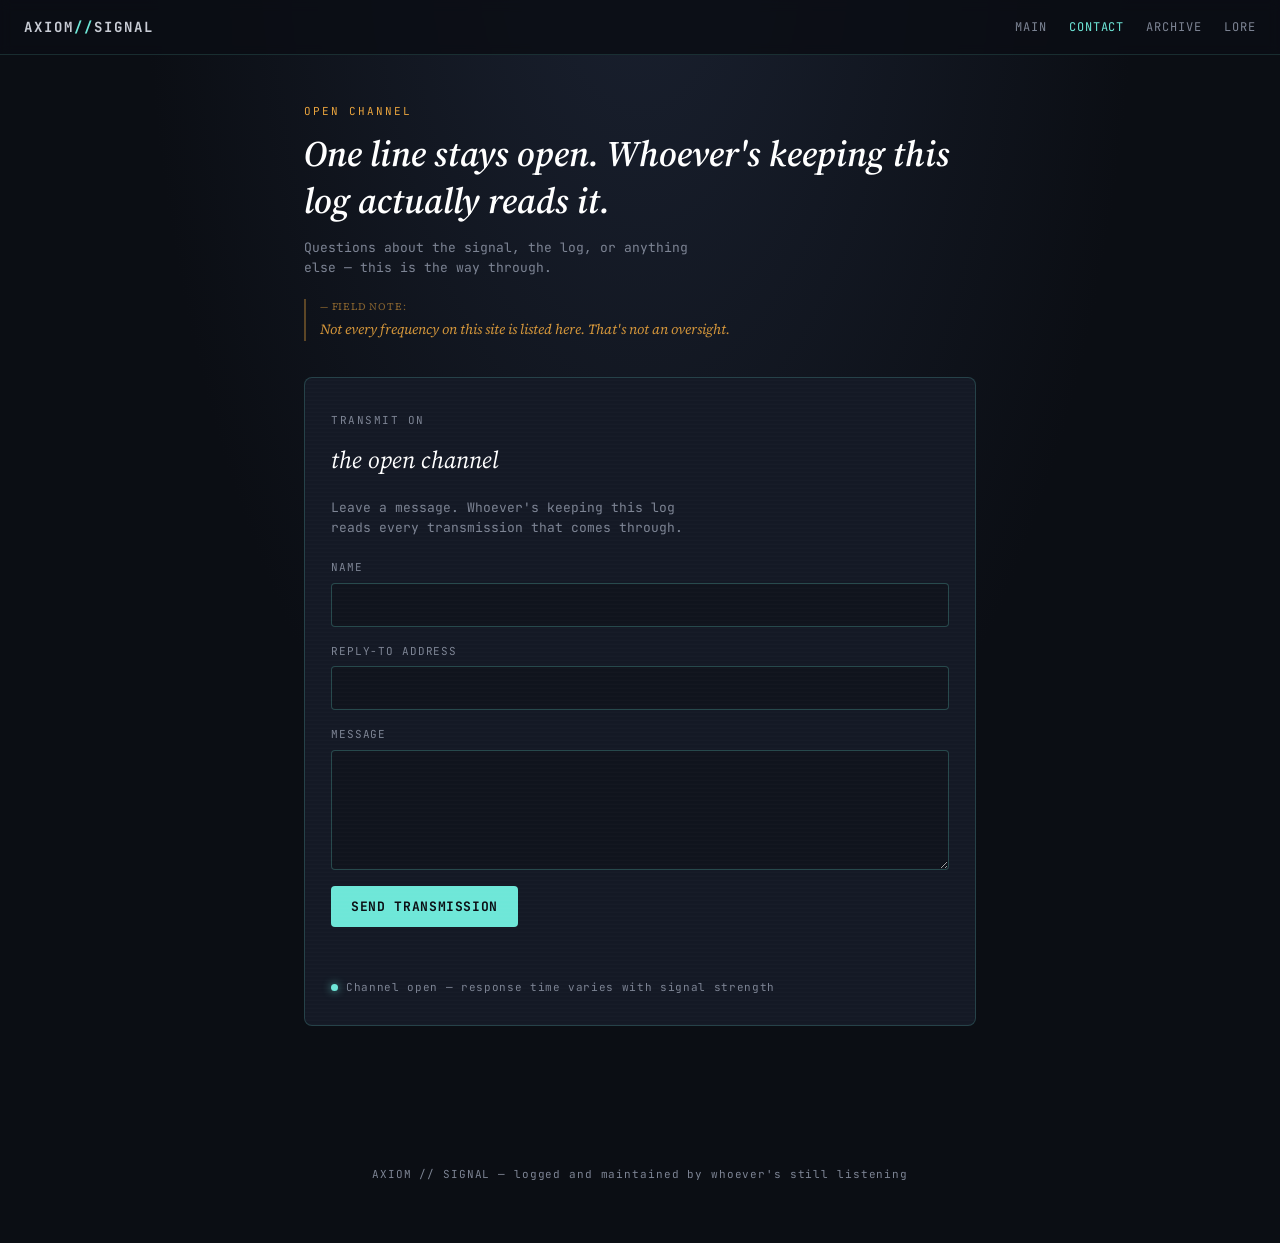
<file: contact.html>
<!DOCTYPE html>
<html lang="en">
<head>
<meta charset="UTF-8">
<meta name="viewport" content="width=device-width, initial-scale=1.0">
<title>AXIOM // CONTACT</title>
<link rel="preconnect" href="https://fonts.googleapis.com">
<link href="https://fonts.googleapis.com/css2?family=JetBrains+Mono:wght@400;500;700&family=Source+Serif+4:ital,opsz,wght@0,8..60,400;0,8..60,600;1,8..60,400&display=swap" rel="stylesheet">
<link rel="stylesheet" href="styles.css">
</head>
<body>

<header>
  <div class="wordmark">AXIOM<span>//</span>SIGNAL</div>
  <nav>
    <a href="index.html">Main</a>
    <a href="contact.html" class="active">Contact</a>
    <a href="archive.html">Archive</a>
    <a href="lore.html">Lore</a>
  </nav>
</header>

<main class="stage">
  <span class="eyebrow">Open Channel</span>
  <h1>One line stays open. Whoever's keeping this log actually reads it.</h1>
  <p class="sub">Questions about the signal, the log, or anything else — this is the way through.</p>

  <p class="note">Not every frequency on this site is listed here. That's not an oversight.</p>

  <div class="channel">
    <span class="channel-label">Transmit on</span>
    <div class="channel-address">the open channel</div>
    <p class="channel-desc">Leave a message. Whoever's keeping this log reads every transmission that comes through.</p>

    <form id="contactForm" action="https://formspree.io/f/xlgyypgo" method="POST">
      <div class="field">
        <label for="cf-name">Name</label>
        <input type="text" id="cf-name" name="name" autocomplete="name">
      </div>
      <div class="field">
        <label for="cf-email">Reply-to address</label>
        <input type="email" id="cf-email" name="_replyto" required autocomplete="email">
      </div>
      <div class="field">
        <label for="cf-message">Message</label>
        <textarea id="cf-message" name="message" required></textarea>
      </div>
      <!-- honeypot field, keep hidden -->
      <input type="text" name="_gotcha" class="hp" tabindex="-1" autocomplete="off">

      <button type="submit" class="send-btn" id="cf-submit">Send transmission</button>
      <div class="form-feedback" id="cf-feedback"></div>
    </form>

    <div class="signal-status"><span class="signal-dot"></span>Channel open — response time varies with signal strength</div>
  </div>
</main>

<footer>AXIOM // SIGNAL — logged and maintained by whoever's still listening</footer>

<script>
  const form = document.getElementById("contactForm");
  form.addEventListener("submit", async (e) => {
    e.preventDefault();
    const btn = document.getElementById("cf-submit");
    const fb = document.getElementById("cf-feedback");
    btn.disabled = true;
    fb.textContent = "Transmitting...";
    fb.className = "form-feedback";
    try {
      const res = await fetch(form.action, {
        method: "POST",
        body: new FormData(form),
        headers: { "Accept": "application/json" }
      });
      if (res.ok) {
        fb.textContent = "Received. AXIOM logs the timestamp; the person behind it reads it soon after.";
        fb.className = "form-feedback ok";
        form.reset();
      } else {
        const data = await res.json().catch(() => null);
        fb.textContent = (data && data.errors) ? data.errors.map(x => x.message).join(", ") : "Transmission failed — try again in a moment.";
        fb.className = "form-feedback err";
      }
    } catch (err) {
      fb.textContent = "Transmission failed — check your connection and try again.";
      fb.className = "form-feedback err";
    } finally {
      btn.disabled = false;
    }
  });
</script>

</body>
</html>
</file>
<file: styles.css>
/* ============================================================
   AXIOM // SIGNAL — shared stylesheet
   Used by index.html, archive.html, and contact.html.
   Organized in three parts: base (everywhere), then per-page
   sections. Edit tokens in :root once, every page updates.
   ============================================================ */

/* ---------- base ---------- */
:root{
  --void:#0B0E14;
  --void-2:#10141d;
  --panel:#141925;
  --cyan:#6EE7D8;
  --cyan-dim:#3a7c74;
  --amber:#E8A33D;
  --phosphor:#C9CDD6;
  --phosphor-dim:#7d8494;
  --red:#C1493E;
  --mono: 'JetBrains Mono', monospace;
  --serif: 'Source Serif 4', serif;
}
*{box-sizing:border-box;}
html{scroll-behavior:smooth;}
body{
  margin:0;
  background:
    radial-gradient(ellipse at 50% -10%, #1a2130 0%, var(--void) 55%),
    repeating-linear-gradient(0deg, rgba(255,255,255,0.012) 0px, rgba(255,255,255,0.012) 1px, transparent 1px, transparent 3px);
  color:var(--phosphor);
  font-family:var(--mono);
  line-height:1.6;
  min-height:100vh;
}
@media (prefers-reduced-motion: reduce){
  *{animation-duration:0.001ms !important; animation-iteration-count:1 !important; transition-duration:0.001ms !important;}
}
a{color:var(--cyan);}
::selection{background:var(--cyan-dim); color:#fff;}
a:focus-visible, button:focus-visible, input:focus-visible, select:focus-visible{
  outline:2px solid var(--amber); outline-offset:2px;
}

header{
  position:sticky; top:0; z-index:50;
  display:flex; align-items:center; justify-content:space-between;
  padding:16px 24px;
  background:rgba(11,14,20,0.85);
  backdrop-filter:blur(6px);
  border-bottom:1px solid rgba(110,231,216,0.15);
}
.wordmark{font-weight:700; letter-spacing:0.14em; font-size:14px; color:var(--phosphor);}
.wordmark span{color:var(--cyan);}
nav{display:flex; gap:22px; font-size:12px; letter-spacing:0.08em;}
nav a{color:var(--phosphor-dim); text-decoration:none; text-transform:uppercase;}
nav a:hover, nav a.active{color:var(--cyan);}

.stage{max-width:720px; margin:0 auto; padding:48px 24px 100px;}
.eyebrow{font-size:11px; letter-spacing:0.18em; text-transform:uppercase; color:var(--amber); margin-bottom:10px; display:block;}
h1{font-family:var(--serif); font-weight:600; font-style:italic; font-size:clamp(26px,4vw,36px); color:#fff; margin:0 0 8px; line-height:1.3;}
.sub{font-size:13px; color:var(--phosphor-dim); max-width:52ch; margin-bottom:6px;}

.note{
  font-family:var(--serif); font-style:italic; color:var(--amber); font-size:14px;
  border-left:2px solid rgba(232,163,61,0.4); padding-left:14px; margin:20px 0; opacity:0.9;
}
.note::before{content:"— field note: "; font-style:normal; font-size:10px; letter-spacing:0.08em; text-transform:uppercase; color:rgba(232,163,61,0.6); display:block; margin-bottom:3px;}

form.answer-row{display:flex; gap:10px; margin-top:20px; flex-wrap:wrap;}
input[type=text], input[type=password], input[type=email], textarea{
  flex:1; min-width:180px;
  background:var(--void-2); border:1px solid rgba(110,231,216,0.25);
  color:#fff; font-family:var(--mono); font-size:14px;
  padding:12px 14px; border-radius:4px; outline:none;
}
input:focus, textarea:focus{border-color:var(--cyan); box-shadow:0 0 0 3px rgba(110,231,216,0.15);}
textarea{min-height:120px; resize:vertical;}
button{
  background:var(--cyan); color:#0B0E14; border:none; font-family:var(--mono);
  font-weight:700; font-size:13px; letter-spacing:0.05em; text-transform:uppercase;
  padding:12px 20px; border-radius:4px; cursor:pointer; transition:transform 0.15s, box-shadow 0.15s;
}
button:hover{transform:translateY(-1px); box-shadow:0 6px 20px -6px rgba(110,231,216,0.6);}
button:disabled{opacity:0.5; cursor:not-allowed; transform:none; box-shadow:none;}
.feedback{font-size:12px; margin-top:10px; min-height:16px; letter-spacing:0.03em;}
.feedback.err{color:var(--red);}
.feedback.ok{color:var(--cyan);}
.feedback.warn{color:var(--amber);}

/* custom-drawn Axiom Script glyphs, rendered via cipher.js */
.glyph{width:26px; height:26px; color:var(--cyan); vertical-align:middle; flex-shrink:0;}
.glyph-space{display:inline-block; width:14px;}
.glyph-punct{color:var(--phosphor-dim); font-size:13px; margin:0 2px;}

.glyph-grid{display:grid; grid-template-columns:repeat(auto-fill,minmax(64px,1fr)); gap:10px; margin:22px 0 6px;}
.glyph-cell{background:var(--void-2); border:1px solid rgba(110,231,216,0.15); border-radius:4px; padding:10px 4px; text-align:center; display:flex; flex-direction:column; align-items:center; gap:4px;}
.glyph-cell .l{font-size:10px; color:var(--phosphor-dim); letter-spacing:0.1em;}

.tier-card{
  margin-top:26px; padding:20px; border-radius:6px;
  background:linear-gradient(135deg, rgba(110,231,216,0.08), transparent);
  border:1px solid rgba(110,231,216,0.25);
}
.tier-name{font-family:var(--serif); font-style:italic; font-size:22px; color:#fff;}
.tier-desc{font-size:12px; color:var(--phosphor-dim); margin-top:6px;}
.profile-row{display:flex; align-items:center; gap:14px;}
.avatar{
  width:44px; height:44px; border-radius:50%; flex-shrink:0;
  background:linear-gradient(135deg, var(--cyan-dim), var(--cyan));
  display:flex; align-items:center; justify-content:center;
  font-family:var(--serif); font-style:italic; font-weight:600; font-size:18px; color:#0B0E14;
}
.avatar.creator{background:linear-gradient(135deg, var(--amber), #fff3d6); box-shadow:0 0 16px rgba(232,163,61,0.5);}
.tier-name.creator{color:var(--amber);}
.profile-username{font-size:12px; color:var(--phosphor-dim); letter-spacing:0.04em;}
.profile-meta{font-size:11px; color:var(--phosphor-dim); margin-top:12px; letter-spacing:0.03em;}

.config-warning{
  margin-top:26px; padding:14px 16px; border:1px dashed rgba(232,163,61,0.4); border-radius:6px;
  background:rgba(232,163,61,0.05); font-size:12px; color:var(--amber);
}

footer{text-align:center; padding:40px 24px 60px; font-size:11px; color:var(--phosphor-dim); letter-spacing:0.08em;}

/* ---------- Main page (index.html) ---------- */
.meter-wrap{max-width:720px; margin:0 auto; padding:10px 24px 0; font-size:11px; color:var(--phosphor-dim); letter-spacing:0.08em;}
.meter-label{display:flex; justify-content:space-between; margin-bottom:6px;}
.meter{height:3px; background:rgba(255,255,255,0.08); border-radius:2px; overflow:hidden;}
.meter-fill{height:100%; width:0%; background:linear-gradient(90deg, var(--cyan-dim), var(--cyan)); transition:width 0.9s ease; box-shadow:0 0 8px rgba(110,231,216,0.5);}

.term{
  background:var(--panel); border:1px solid rgba(110,231,216,0.18); border-radius:6px;
  padding:28px 26px; position:relative;
  box-shadow:0 0 0 1px rgba(0,0,0,0.4), 0 20px 60px -20px rgba(0,0,0,0.6);
}
.term::before{
  content:""; position:absolute; inset:0; border-radius:6px; pointer-events:none;
  background:repeating-linear-gradient(0deg, rgba(255,255,255,0.02) 0px, transparent 2px, transparent 4px);
}
.term-dot-row{display:flex; gap:6px; margin-bottom:18px;}
.term-dot{width:8px; height:8px; border-radius:50%; background:rgba(255,255,255,0.12);}
.term-line{font-size:13px; color:var(--phosphor-dim); white-space:pre-wrap; opacity:0; animation:fadeIn 0.5s forwards;}
.term-line.cyan{color:var(--cyan);}
@keyframes fadeIn{to{opacity:1;}}

.riddle-box{margin-top:26px;}
.riddle-text{font-family:var(--serif); font-size:17px; color:var(--phosphor); font-style:italic; padding:18px 0; border-top:1px dashed rgba(255,255,255,0.12); border-bottom:1px dashed rgba(255,255,255,0.12);}

.stage-block{margin-top:56px; opacity:0; max-height:0; overflow:hidden; transition:opacity 0.6s ease;}
.stage-block.revealed{opacity:1; max-height:none; overflow:visible;}
.stage-block.hidden-lock{display:none;}

.transmission{
  display:flex; flex-wrap:wrap; align-items:center; gap:6px;
  background:var(--void-2); border:1px solid rgba(110,231,216,0.2); border-radius:4px; padding:18px; margin:18px 0;
}
.transmission .glyph{width:30px; height:30px;}

.tabs{display:flex; gap:4px; margin-bottom:18px;}
.tab{
  padding:8px 16px; font-size:12px; letter-spacing:0.06em; text-transform:uppercase;
  background:transparent; border:1px solid rgba(255,255,255,0.12); color:var(--phosphor-dim);
  border-radius:4px 4px 0 0; cursor:pointer;
}
.tab.active{color:var(--cyan); border-color:rgba(110,231,216,0.4); background:rgba(110,231,216,0.06);}
.auth-form{display:none; flex-direction:column; gap:12px;}
.auth-form.active{display:flex;}

/* ---------- Archive page (archive.html) ---------- */
.clearance-strip{
  margin-top:26px; padding:16px 18px; border-radius:6px;
  background:linear-gradient(135deg, rgba(110,231,216,0.08), transparent);
  border:1px solid rgba(110,231,216,0.25);
  display:flex; justify-content:space-between; align-items:center; flex-wrap:wrap; gap:10px;
}
.clearance-strip .name{font-family:var(--serif); font-style:italic; font-size:20px; color:#fff;}
.clearance-strip .name.creator{color:var(--amber);}
.clearance-strip .desc{font-size:11px; color:var(--phosphor-dim);}

.log{margin-top:40px; display:flex; flex-direction:column; gap:16px;}
.entry{border:1px solid rgba(110,231,216,0.15); border-radius:6px; background:var(--panel); padding:20px 22px; position:relative;}
.entry-head{display:flex; justify-content:space-between; align-items:baseline; gap:12px; flex-wrap:wrap;}
.entry-id{font-size:11px; color:var(--phosphor-dim); letter-spacing:0.08em;}
.entry-title{font-family:var(--serif); font-style:italic; font-size:19px; color:#fff; margin:6px 0 10px;}

.entry-signal{
  display:flex; flex-wrap:wrap; align-items:center; gap:6px; line-height:2.2;
  background:var(--void-2); border:1px solid rgba(110,231,216,0.15); border-radius:4px;
  padding:14px 16px;
}
.entry-translation{font-size:14px; color:var(--phosphor); margin-top:12px;}
.entry-translation p{margin:0 0 10px;}
.entry-translation p:last-child{margin-bottom:0;}
.decode-toggle{
  margin-top:12px; background:transparent; border:1px solid rgba(110,231,216,0.3); color:var(--cyan);
  font-family:var(--mono); font-size:11px; letter-spacing:0.06em; text-transform:uppercase;
  padding:8px 14px; border-radius:4px; cursor:pointer;
}
.decode-toggle:hover{background:rgba(110,231,216,0.08);}

.entry.locked{opacity:0.85;}
.entry.locked .entry-title{color:var(--phosphor-dim); filter:blur(0.3px);}
.lock-note{
  display:flex; align-items:center; gap:8px; font-size:12px; color:var(--red);
  background:rgba(193,73,62,0.08); border:1px solid rgba(193,73,62,0.25);
  padding:10px 12px; border-radius:4px; margin-top:6px;
}
.redacted{display:inline-block; background:rgba(255,255,255,0.08); color:transparent; border-radius:2px; user-select:none;}

/* ---------- Contact page (contact.html) ---------- */
.channel{
  margin-top:36px; border:1px solid rgba(110,231,216,0.2); border-radius:8px;
  background:var(--panel); padding:28px 26px; position:relative; overflow:hidden;
}
.channel::before{
  content:""; position:absolute; inset:0; pointer-events:none;
  background:repeating-linear-gradient(0deg, rgba(255,255,255,0.02) 0px, transparent 2px, transparent 4px);
}
.channel-label{font-size:11px; letter-spacing:0.14em; text-transform:uppercase; color:var(--phosphor-dim);}
.channel-address{
  font-family:var(--serif); font-style:italic; font-size:24px; color:#fff; margin:10px 0 18px;
  word-break:break-word;
}
.channel-desc{font-size:13px; color:var(--phosphor-dim); margin-bottom:20px; max-width:48ch;}

.field{display:flex; flex-direction:column; gap:6px; margin-bottom:16px;}
.field label{font-size:11px; letter-spacing:0.08em; text-transform:uppercase; color:var(--phosphor-dim);}
.form-feedback{font-size:12px; margin-top:14px; min-height:16px;}
.form-feedback.ok{color:var(--cyan);}
.form-feedback.err{color:var(--red);}
/* honeypot - hidden from real people, catches basic spam bots */
.hp{position:absolute; left:-9999px; width:1px; height:1px; overflow:hidden;}

.signal-status{display:flex; align-items:center; gap:8px; font-size:11px; color:var(--phosphor-dim); margin-top:22px; letter-spacing:0.06em;}
.signal-dot{width:7px; height:7px; border-radius:50%; background:var(--cyan); box-shadow:0 0 8px rgba(110,231,216,0.7); animation:pulse 2s infinite;}
@keyframes pulse{0%,100%{opacity:1;} 50%{opacity:0.35;}}

/* ---------- Lore page (lore.html) ---------- */
.fragment-grid{margin-top:32px; display:flex; flex-direction:column; gap:14px;}
.fragment{
  border:1px solid rgba(110,231,216,0.15); border-radius:6px; background:var(--panel);
  padding:20px 22px; position:relative;
}
.fragment-head{display:flex; justify-content:space-between; align-items:baseline; gap:12px; flex-wrap:wrap;}
.fragment-tag{font-size:11px; color:var(--phosphor-dim); letter-spacing:0.08em; text-transform:uppercase;}
.fragment-tag.auto{color:var(--cyan);}
.fragment-tag.puzzle{color:var(--amber);}
.fragment-title{font-family:var(--serif); font-style:italic; font-size:19px; color:#fff; margin:6px 0 10px;}
.fragment-body{font-size:14px; color:var(--phosphor);}
.fragment-body p{margin:0 0 10px;}
.fragment-body p:last-child{margin-bottom:0;}

.fragment.locked{opacity:0.85;}
.fragment.locked .fragment-title{color:var(--phosphor-dim); filter:blur(0.3px);}
.fragment-clue{font-family:var(--serif); font-style:italic; font-size:14px; color:var(--phosphor); margin:8px 0 14px;}
.fragment-lock-note{
  display:flex; align-items:center; gap:8px; font-size:12px; color:var(--red);
  background:rgba(193,73,62,0.08); border:1px solid rgba(193,73,62,0.25);
  padding:10px 12px; border-radius:4px; margin-top:6px;
}
.fragment-solved-note{font-size:11px; color:var(--cyan); margin-top:10px; letter-spacing:0.04em;}

.tuner-wrap{margin:12px 0 16px;}
.tuner-stage{
  position:relative; height:64px; border-radius:4px; overflow:hidden;
  background:var(--void-2); border:1px solid rgba(110,231,216,0.15);
  display:flex; align-items:center; justify-content:center; gap:6px;
}
.tuner-glyphs{position:relative; z-index:1; display:flex; align-items:center; gap:6px;}
.tuner-noise{position:absolute; inset:0; z-index:2; width:100%; height:100%; image-rendering:pixelated; pointer-events:none;}
.tuner-slider{
  width:100%; margin-top:10px; -webkit-appearance:none; appearance:none;
  height:3px; background:rgba(110,231,216,0.2); border-radius:2px; outline:none;
}
.tuner-slider::-webkit-slider-thumb{
  -webkit-appearance:none; appearance:none; width:16px; height:16px; border-radius:50%;
  background:var(--amber); cursor:pointer; box-shadow:0 0 8px rgba(232,163,61,0.6);
}
.tuner-slider::-moz-range-thumb{
  width:16px; height:16px; border-radius:50%; border:none;
  background:var(--amber); cursor:pointer; box-shadow:0 0 8px rgba(232,163,61,0.6);
}
.tuner-label{font-size:10px; color:var(--phosphor-dim); letter-spacing:0.08em; text-transform:uppercase; margin-top:8px;}

/* ---------- Badges ---------- */
.badge-row{display:flex; flex-wrap:wrap; gap:6px; margin-top:12px;}
.badge{
  font-size:10px; letter-spacing:0.05em; text-transform:uppercase;
  padding:5px 10px; border-radius:12px; color:var(--cyan);
  background:rgba(110,231,216,0.08); border:1px solid rgba(110,231,216,0.25);
}
.badge-creator{color:var(--amber); background:rgba(232,163,61,0.1); border-color:rgba(232,163,61,0.35);}

/* ---------- Listeners page ---------- */
.roster{margin-top:32px; display:flex; flex-direction:column; gap:12px;}
.roster-card{
  display:flex; align-items:center; gap:14px; flex-wrap:wrap;
  border:1px solid rgba(110,231,216,0.15); border-radius:6px; background:var(--panel); padding:16px 18px;
}
.roster-card.creator{border-color:rgba(232,163,61,0.35); background:linear-gradient(135deg, rgba(232,163,61,0.06), var(--panel));}
.roster-info{flex:1; min-width:160px;}
.roster-name{font-family:var(--serif); font-style:italic; font-size:17px; color:#fff;}
.roster-name.creator{color:var(--amber);}
.roster-meta{font-size:11px; color:var(--phosphor-dim); margin-top:2px;}

/* ---------- Ambient sound toggle ---------- */
.ambient-toggle{
  display:inline-flex; align-items:center; gap:8px; background:transparent;
  border:1px solid rgba(110,231,216,0.25); color:var(--phosphor-dim);
  font-family:var(--mono); font-size:11px; letter-spacing:0.05em; text-transform:uppercase;
  padding:8px 14px; border-radius:20px; cursor:pointer; margin-top:14px;
}
.ambient-toggle:hover{color:var(--cyan); border-color:rgba(110,231,216,0.4);}
.ambient-toggle.on{color:var(--cyan); background:rgba(110,231,216,0.08);}
.ambient-dot{width:6px; height:6px; border-radius:50%; background:var(--phosphor-dim);}
.ambient-toggle.on .ambient-dot{background:var(--cyan); box-shadow:0 0 6px rgba(110,231,216,0.7); animation:pulse 2s infinite;}

/* ---------- Reorder puzzle ---------- */
.reorder-wrap{margin:12px 0 16px;}
.reorder-assembled{display:flex; gap:6px; min-height:38px; margin-bottom:10px; flex-wrap:wrap; align-items:center;}
.reorder-slot{width:32px; height:32px; border:1px dashed rgba(110,231,216,0.25); border-radius:4px; display:flex; align-items:center; justify-content:center;}
.reorder-tiles{display:flex; gap:8px; flex-wrap:wrap;}
.reorder-tile{
  background:var(--void-2); border:1px solid rgba(110,231,216,0.25); border-radius:4px;
  padding:6px; cursor:pointer; transition:transform 0.1s, border-color 0.15s;
}
.reorder-tile:hover{border-color:var(--cyan); transform:translateY(-2px);}
.reorder-tile.placed{opacity:0.25; pointer-events:none;}
.reorder-tile.shake{animation:shake 0.3s;}
@keyframes shake{0%,100%{transform:translateX(0);} 25%{transform:translateX(-4px);} 75%{transform:translateX(4px);}}

/* ---------- Mobile ---------- */
@media (max-width: 560px){
  header{flex-direction:column; align-items:flex-start; gap:10px; padding:14px 18px;}
  nav{gap:14px; flex-wrap:wrap;}
  .stage{padding:32px 18px 80px;}
  .roster-card{flex-direction:column; align-items:flex-start;}
}
</file>
